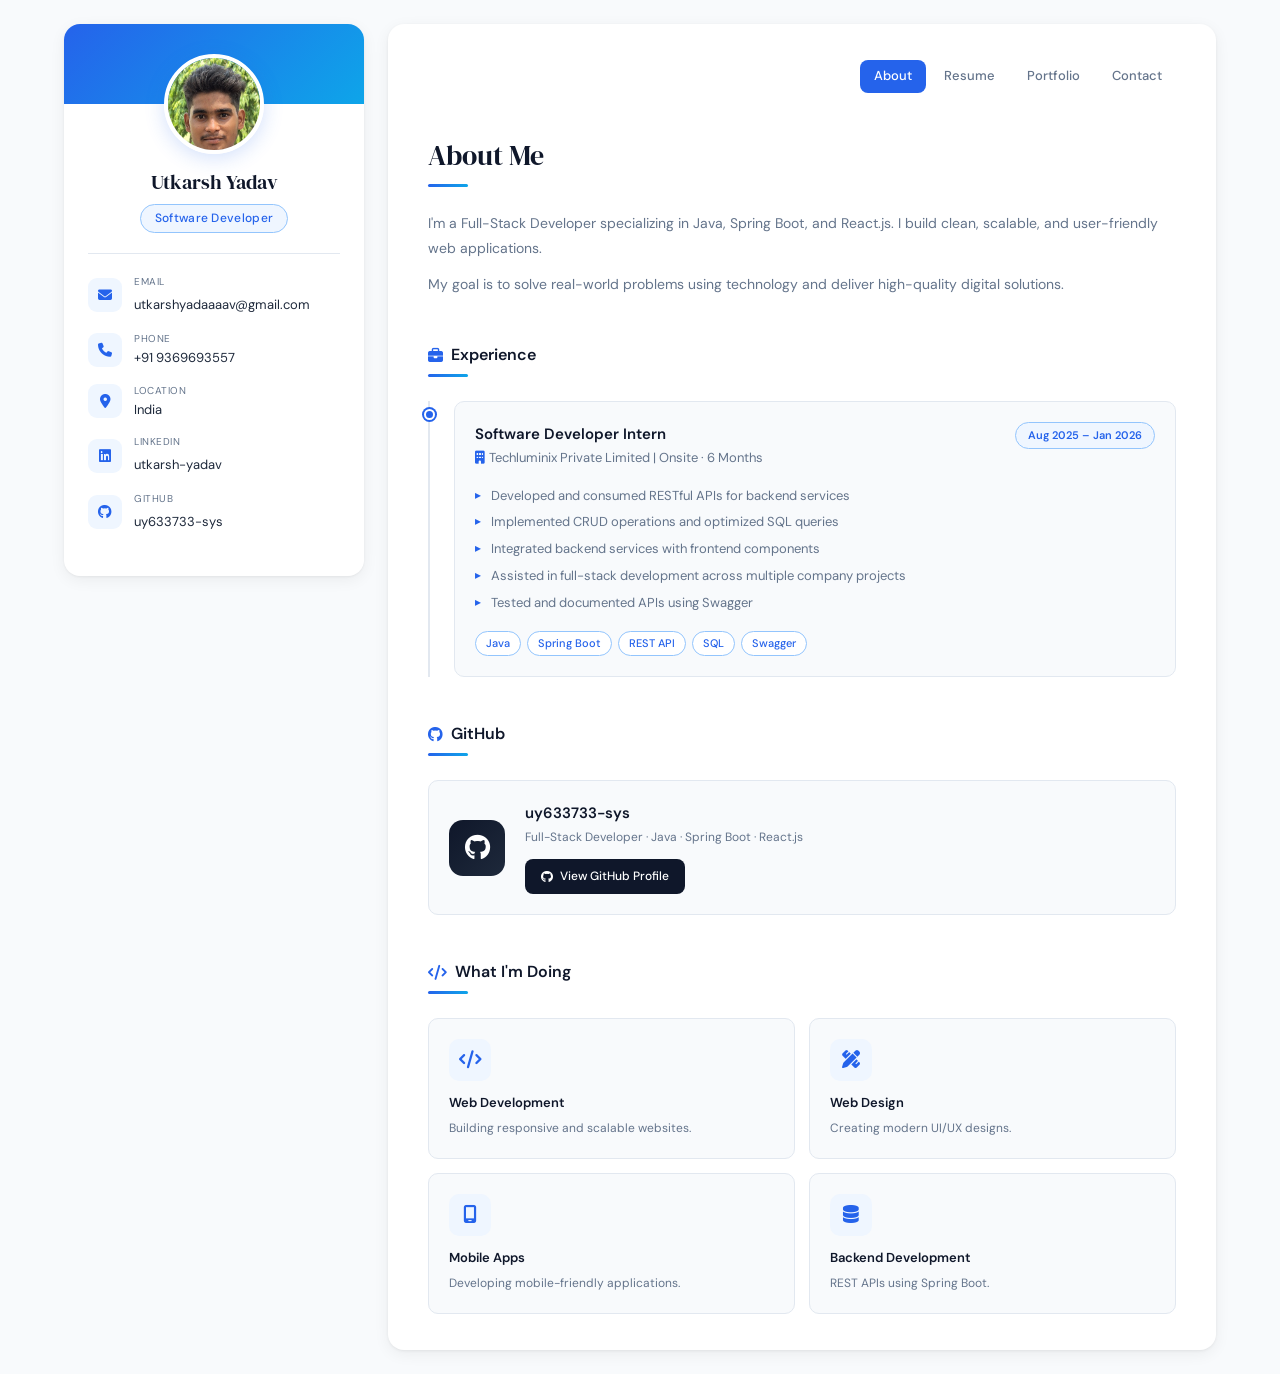
<file: index.html>
<!DOCTYPE html>
<html lang="en">
<head>
    <meta charset="UTF-8">
    <title>Utkarsh Yadav | Portfolio</title>
    <meta name="viewport" content="width=device-width, initial-scale=1.0">
    <link href="https://fonts.googleapis.com/css2?family=DM+Sans:wght@300;400;500;600&family=DM+Serif+Display&display=swap" rel="stylesheet">
    <link rel="stylesheet" href="https://cdnjs.cloudflare.com/ajax/libs/font-awesome/6.5.0/css/all.min.css">
    <link rel="stylesheet" href="css/style.css">
</head>
<body>

<!-- MOBILE BOTTOM NAV -->
<nav class="mobile-nav">
    <div class="mobile-nav-inner">
        <a href="index.html" class="active"><i class="fa-solid fa-user"></i>About</a>
        <a href="assets/utkarshhhh_resume.pdf" target="_blank"><i class="fa-solid fa-file-lines"></i>Resume</a>
        <a href="portfolio.html"><i class="fa-solid fa-briefcase"></i>Portfolio</a>
        <a href="contact.html"><i class="fa-solid fa-envelope"></i>Contact</a>
    </div>
</nav>

<div class="container">

    <!-- SIDEBAR -->
    <aside class="sidebar">
        <div class="sidebar-inner">
            <div class="profile">
                <img src="assets/passportphoto.jpg" alt="Utkarsh Yadav">
                <h2>Utkarsh Yadav</h2>
                <span class="role">Software Developer</span>
            </div>

            <div class="sidebar-divider"></div>

            <div class="contact contact-grid">
                <div class="contact-item">
                    <div class="contact-icon"><i class="fa-solid fa-envelope"></i></div>
                    <div class="contact-text">
                        <small>Email</small>
                        <a href="mailto:utkarshyadaaaav@gmail.com">utkarshyadaaaav@gmail.com</a>
                    </div>
                </div>
                <div class="contact-item">
                    <div class="contact-icon"><i class="fa-solid fa-phone"></i></div>
                    <div class="contact-text">
                        <small>Phone</small>
                        <p>+91 9369693557</p>
                    </div>
                </div>
                <div class="contact-item">
                    <div class="contact-icon"><i class="fa-solid fa-location-dot"></i></div>
                    <div class="contact-text">
                        <small>Location</small>
                        <p>India</p>
                    </div>
                </div>
                <div class="contact-item">
                    <div class="contact-icon"><i class="fa-brands fa-linkedin"></i></div>
                    <div class="contact-text">
                        <small>LinkedIn</small>
                        <a href="https://www.linkedin.com/in/utkarsh-yadav-946473244" target="_blank">utkarsh-yadav</a>
                    </div>
                </div>
                <div class="contact-item">
                    <div class="contact-icon"><i class="fa-brands fa-github"></i></div>
                    <div class="contact-text">
                        <small>GitHub</small>
                        <a href="https://github.com/uy633733-sys" target="_blank">uy633733-sys</a>
                    </div>
                </div>
            </div>
        </div>
    </aside>

    <!-- MAIN -->
    <main class="main-content">

        <!-- DESKTOP NAV -->
        <nav class="navbar">
            <a href="index.html" class="nav-link active">About</a>
            <a href="assets/utkarshhhh_resume.pdf" target="_blank" class="nav-link">Resume</a>
            <a href="portfolio.html" class="nav-link">Portfolio</a>
            <a href="contact.html" class="nav-link">Contact</a>
        </nav>

        <!-- ABOUT -->
        <section class="about">
            <h1 class="section-title">About Me</h1>
            <div class="underline"></div>
            <p>I'm a Full-Stack Developer specializing in Java, Spring Boot, and React.js. I build clean, scalable, and user-friendly web applications.</p>
            <p>My goal is to solve real-world problems using technology and deliver high-quality digital solutions.</p>
        </section>

        <!-- EXPERIENCE -->
        <section class="section">
            <h2 class="section-heading"><i class="fa-solid fa-briefcase"></i> Experience</h2>
            <div class="underline"></div>
            <div class="timeline">
                <div class="timeline-item">
                    <div class="timeline-dot"></div>
                    <div class="timeline-card">
                        <div class="timeline-top">
                            <div>
                                <h3>Software Developer Intern</h3>
                                <p class="timeline-company"><i class="fa-solid fa-building"></i>Techluminix Private Limited | Onsite · 6 Months</p>
                            </div>
                            <span class="duration-badge">Aug 2025 – Jan 2026</span>
                        </div>
                        <ul class="timeline-points">
                            <li>Developed and consumed RESTful APIs for backend services</li>
                            <li>Implemented CRUD operations and optimized SQL queries</li>
                            <li>Integrated backend services with frontend components</li>
                            <li>Assisted in full-stack development across multiple company projects</li>
                            <li>Tested and documented APIs using Swagger</li>
                        </ul>
                        <div class="tech-tags">
                            <span>Java</span><span>Spring Boot</span><span>REST API</span><span>SQL</span><span>Swagger</span>
                        </div>
                    </div>
                </div>
            </div>
        </section>

        <!-- GITHUB -->
        <section class="section">
            <h2 class="section-heading"><i class="fa-brands fa-github"></i> GitHub</h2>
            <div class="underline"></div>
            <div class="github-card">
                <div class="github-avatar"><i class="fa-brands fa-github"></i></div>
                <div class="github-info">
                    <h3>uy633733-sys</h3>
                    <p>Full-Stack Developer · Java · Spring Boot · React.js</p>
                    <a href="https://github.com/uy633733-sys" target="_blank" class="github-btn">
                        <i class="fa-brands fa-github"></i> View GitHub Profile
                    </a>
                </div>
            </div>
        </section>

        <!-- WHAT I DO -->
        <section class="section">
            <h2 class="section-heading"><i class="fa-solid fa-code"></i> What I'm Doing</h2>
            <div class="underline"></div>
            <div class="service-cards">
                <div class="card">
                    <div class="card-icon"><i class="fa-solid fa-code"></i></div>
                    <h3>Web Development</h3>
                    <p>Building responsive and scalable websites.</p>
                </div>
                <div class="card">
                    <div class="card-icon"><i class="fa-solid fa-pen-ruler"></i></div>
                    <h3>Web Design</h3>
                    <p>Creating modern UI/UX designs.</p>
                </div>
                <div class="card">
                    <div class="card-icon"><i class="fa-solid fa-mobile-screen"></i></div>
                    <h3>Mobile Apps</h3>
                    <p>Developing mobile-friendly applications.</p>
                </div>
                <div class="card">
                    <div class="card-icon"><i class="fa-solid fa-database"></i></div>
                    <h3>Backend Development</h3>
                    <p>REST APIs using Spring Boot.</p>
                </div>
            </div>
        </section>

    </main>
</div>

<script src="js/script.js"></script>
</body>
</html>
</file>
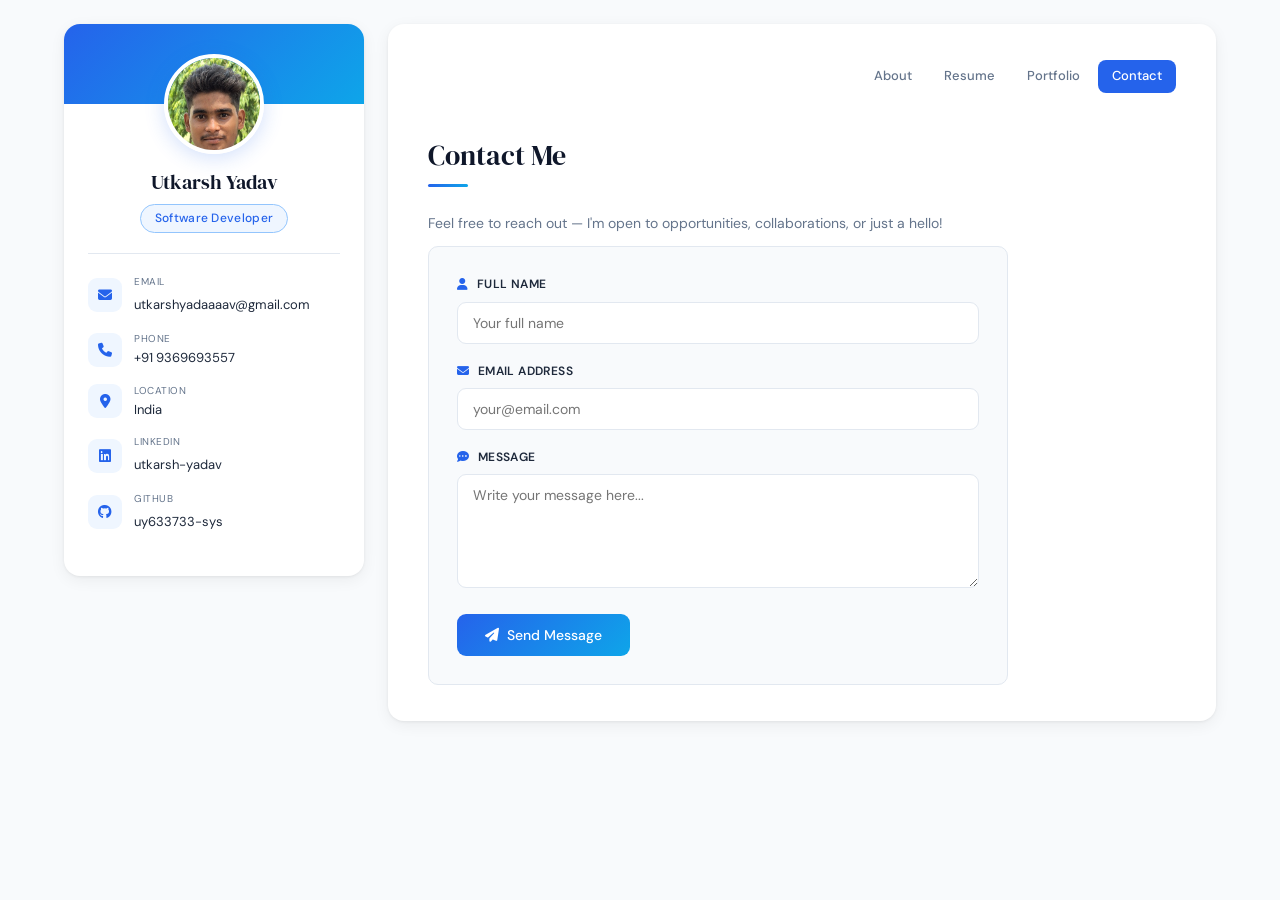
<file: contact.html>
<!DOCTYPE html>
<html lang="en">
<head>
    <meta charset="UTF-8">
    <title>Utkarsh Yadav | Contact</title>
    <meta name="viewport" content="width=device-width, initial-scale=1.0">
    <link href="https://fonts.googleapis.com/css2?family=DM+Sans:wght@300;400;500;600&family=DM+Serif+Display&display=swap" rel="stylesheet">
    <link rel="stylesheet" href="https://cdnjs.cloudflare.com/ajax/libs/font-awesome/6.5.0/css/all.min.css">
    <link rel="stylesheet" href="css/style.css">
</head>
<body>

<nav class="mobile-nav">
    <div class="mobile-nav-inner">
        <a href="index.html"><i class="fa-solid fa-user"></i>About</a>
        <a href="assets/utkarshhhh_resume.pdf" target="_blank"><i class="fa-solid fa-file-lines"></i>Resume</a>
        <a href="portfolio.html"><i class="fa-solid fa-briefcase"></i>Portfolio</a>
        <a href="contact.html" class="active"><i class="fa-solid fa-envelope"></i>Contact</a>
    </div>
</nav>

<div class="container">

    <aside class="sidebar">
        <div class="sidebar-inner">
            <div class="profile">
                <img src="assets/passportphoto.jpg" alt="Utkarsh Yadav">
                <h2>Utkarsh Yadav</h2>
                <span class="role">Software Developer</span>
            </div>
            <div class="sidebar-divider"></div>
            <div class="contact contact-grid">
                <div class="contact-item">
                    <div class="contact-icon"><i class="fa-solid fa-envelope"></i></div>
                    <div class="contact-text"><small>Email</small><a href="mailto:utkarshyadaaaav@gmail.com">utkarshyadaaaav@gmail.com</a></div>
                </div>
                <div class="contact-item">
                    <div class="contact-icon"><i class="fa-solid fa-phone"></i></div>
                    <div class="contact-text"><small>Phone</small><p>+91 9369693557</p></div>
                </div>
                <div class="contact-item">
                    <div class="contact-icon"><i class="fa-solid fa-location-dot"></i></div>
                    <div class="contact-text"><small>Location</small><p>India</p></div>
                </div>
                <div class="contact-item">
                    <div class="contact-icon"><i class="fa-brands fa-linkedin"></i></div>
                    <div class="contact-text"><small>LinkedIn</small><a href="https://www.linkedin.com/in/utkarsh-yadav-946473244" target="_blank">utkarsh-yadav</a></div>
                </div>
                <div class="contact-item">
                    <div class="contact-icon"><i class="fa-brands fa-github"></i></div>
                    <div class="contact-text"><small>GitHub</small><a href="https://github.com/uy633733-sys" target="_blank">uy633733-sys</a></div>
                </div>
            </div>
        </div>
    </aside>

    <main class="main-content">
        <nav class="navbar">
            <a href="index.html" class="nav-link">About</a>
            <a href="assets/utkarshhhh_resume.pdf" target="_blank" class="nav-link">Resume</a>
            <a href="portfolio.html" class="nav-link">Portfolio</a>
            <a href="contact.html" class="nav-link active">Contact</a>
        </nav>

        <section class="about">
            <h1 class="section-title">Contact Me</h1>
            <div class="underline"></div>
            <p>Feel free to reach out — I'm open to opportunities, collaborations, or just a hello!</p>
        </section>

        <section class="contact-form-section">
            <div class="contact-form-card">
                <div class="form-group">
                    <label><i class="fa-solid fa-user"></i> Full Name</label>
                    <input type="text" placeholder="Your full name" id="name">
                </div>
                <div class="form-group">
                    <label><i class="fa-solid fa-envelope"></i> Email Address</label>
                    <input type="email" placeholder="your@email.com" id="email">
                </div>
                <div class="form-group">
                    <label><i class="fa-solid fa-comment-dots"></i> Message</label>
                    <textarea placeholder="Write your message here..." id="message" rows="5"></textarea>
                </div>
                <button class="send-btn" onclick="handleSend()">
                    <i class="fa-solid fa-paper-plane"></i> Send Message
                </button>
                <div id="form-success" class="form-success" style="display:none;">
                    <i class="fa-solid fa-circle-check"></i> Message sent! I'll get back to you soon.
                </div>
            </div>
        </section>
    </main>
</div>

<script>
function handleSend() {
    const name = document.getElementById('name').value.trim();
    const email = document.getElementById('email').value.trim();
    const message = document.getElementById('message').value.trim();
    if (!name || !email || !message) { alert('Please fill in all fields.'); return; }
    document.getElementById('form-success').style.display = 'flex';
    document.getElementById('name').value = '';
    document.getElementById('email').value = '';
    document.getElementById('message').value = '';
    setTimeout(() => { document.getElementById('form-success').style.display = 'none'; }, 4000);
}
</script>
<script src="js/script.js"></script>
</body>
</html>
</file>
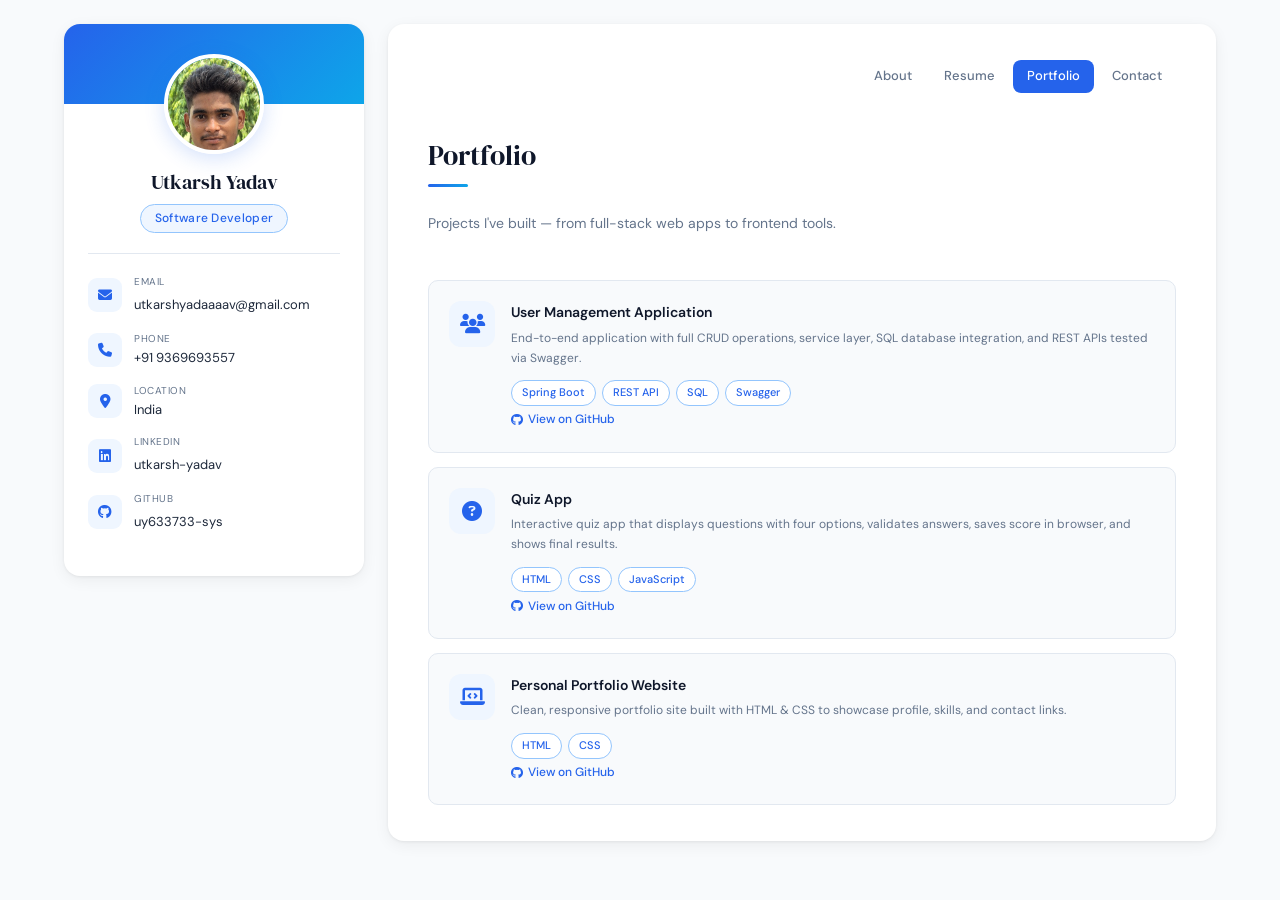
<file: portfolio.html>
<!DOCTYPE html>
<html lang="en">
<head>
    <meta charset="UTF-8">
    <title>Utkarsh Yadav | Portfolio</title>
    <meta name="viewport" content="width=device-width, initial-scale=1.0">
    <link href="https://fonts.googleapis.com/css2?family=DM+Sans:wght@300;400;500;600&family=DM+Serif+Display&display=swap" rel="stylesheet">
    <link rel="stylesheet" href="https://cdnjs.cloudflare.com/ajax/libs/font-awesome/6.5.0/css/all.min.css">
    <link rel="stylesheet" href="css/style.css">
</head>
<body>

<nav class="mobile-nav">
    <div class="mobile-nav-inner">
        <a href="index.html"><i class="fa-solid fa-user"></i>About</a>
        <a href="assets/utkarshhhh_resume.pdf" target="_blank"><i class="fa-solid fa-file-lines"></i>Resume</a>
        <a href="portfolio.html" class="active"><i class="fa-solid fa-briefcase"></i>Portfolio</a>
        <a href="contact.html"><i class="fa-solid fa-envelope"></i>Contact</a>
    </div>
</nav>

<div class="container">

    <aside class="sidebar">
        <div class="sidebar-inner">
            <div class="profile">
                <img src="assets/passportphoto.jpg" alt="Utkarsh Yadav">
                <h2>Utkarsh Yadav</h2>
                <span class="role">Software Developer</span>
            </div>
            <div class="sidebar-divider"></div>
            <div class="contact contact-grid">
                <div class="contact-item">
                    <div class="contact-icon"><i class="fa-solid fa-envelope"></i></div>
                    <div class="contact-text"><small>Email</small><a href="mailto:utkarshyadaaaav@gmail.com">utkarshyadaaaav@gmail.com</a></div>
                </div>
                <div class="contact-item">
                    <div class="contact-icon"><i class="fa-solid fa-phone"></i></div>
                    <div class="contact-text"><small>Phone</small><p>+91 9369693557</p></div>
                </div>
                <div class="contact-item">
                    <div class="contact-icon"><i class="fa-solid fa-location-dot"></i></div>
                    <div class="contact-text"><small>Location</small><p>India</p></div>
                </div>
                <div class="contact-item">
                    <div class="contact-icon"><i class="fa-brands fa-linkedin"></i></div>
                    <div class="contact-text"><small>LinkedIn</small><a href="https://www.linkedin.com/in/utkarsh-yadav-946473244" target="_blank">utkarsh-yadav</a></div>
                </div>
                <div class="contact-item">
                    <div class="contact-icon"><i class="fa-brands fa-github"></i></div>
                    <div class="contact-text"><small>GitHub</small><a href="https://github.com/uy633733-sys" target="_blank">uy633733-sys</a></div>
                </div>
            </div>
        </div>
    </aside>

    <main class="main-content">
        <nav class="navbar">
            <a href="index.html" class="nav-link">About</a>
            <a href="assets/utkarshhhh_resume.pdf" target="_blank" class="nav-link">Resume</a>
            <a href="portfolio.html" class="nav-link active">Portfolio</a>
            <a href="contact.html" class="nav-link">Contact</a>
        </nav>

        <section class="about">
            <h1 class="section-title">Portfolio</h1>
            <div class="underline"></div>
            <p>Projects I've built — from full-stack web apps to frontend tools.</p>
        </section>

        <section class="section">
            <div class="project-cards">
                <div class="project-card">
                    <div class="project-icon"><i class="fa-solid fa-users"></i></div>
                    <div class="project-body">
                        <h3>User Management Application</h3>
                        <p>End-to-end application with full CRUD operations, service layer, SQL database integration, and REST APIs tested via Swagger.</p>
                        <div class="tech-tags">
                            <span>Spring Boot</span><span>REST API</span><span>SQL</span><span>Swagger</span>
                        </div>
                        <a href="https://github.com/uy633733-sys" target="_blank" class="project-link">
                            <i class="fa-brands fa-github"></i> View on GitHub
                        </a>
                    </div>
                </div>

                <div class="project-card">
                    <div class="project-icon"><i class="fa-solid fa-circle-question"></i></div>
                    <div class="project-body">
                        <h3>Quiz App</h3>
                        <p>Interactive quiz app that displays questions with four options, validates answers, saves score in browser, and shows final results.</p>
                        <div class="tech-tags">
                            <span>HTML</span><span>CSS</span><span>JavaScript</span>
                        </div>
                        <a href="https://github.com/uy633733-sys" target="_blank" class="project-link">
                            <i class="fa-brands fa-github"></i> View on GitHub
                        </a>
                    </div>
                </div>

                <div class="project-card">
                    <div class="project-icon"><i class="fa-solid fa-laptop-code"></i></div>
                    <div class="project-body">
                        <h3>Personal Portfolio Website</h3>
                        <p>Clean, responsive portfolio site built with HTML & CSS to showcase profile, skills, and contact links.</p>
                        <div class="tech-tags">
                            <span>HTML</span><span>CSS</span>
                        </div>
                        <a href="https://github.com/uy633733-sys" target="_blank" class="project-link">
                            <i class="fa-brands fa-github"></i> View on GitHub
                        </a>
                    </div>
                </div>
            </div>
        </section>
    </main>
</div>

<script src="js/script.js"></script>
</body>
</html>
</file>
<file: css/style.css>
/* ═══════════════════════════════════════
   UTKARSH YADAV — PORTFOLIO
   Mobile-First · Professional · Clean
═══════════════════════════════════════ */

@import url('https://fonts.googleapis.com/css2?family=DM+Sans:wght@300;400;500;600&family=DM+Serif+Display&display=swap');

:root {
    --primary:       #2563eb;
    --primary-light: #eff6ff;
    --primary-mid:   #93c5fd;
    --primary-dark:  #1d4ed8;
    --accent:        #0ea5e9;
    --dark:          #0f172a;
    --text:          #1e293b;
    --muted:         #64748b;
    --border:        #e2e8f0;
    --bg:            #f8fafc;
    --white:         #ffffff;
    --card-shadow:   0 1px 3px rgba(0,0,0,0.06), 0 4px 16px rgba(0,0,0,0.06);
    --hover-shadow:  0 8px 30px rgba(37,99,235,0.12);
    --radius:        16px;
    --radius-sm:     10px;
}

/* ── RESET ── */
*, *::before, *::after {
    margin: 0; padding: 0;
    box-sizing: border-box;
}

html { scroll-behavior: smooth; }

body {
    font-family: 'DM Sans', sans-serif;
    background: var(--bg);
    color: var(--text);
    line-height: 1.6;
    -webkit-font-smoothing: antialiased;
}

/* ═══════════════════════════════════════
   MOBILE NAV BAR (bottom tab bar)
═══════════════════════════════════════ */
.mobile-nav {
    display: none;
    position: fixed;
    bottom: 0; left: 0; right: 0;
    background: var(--white);
    border-top: 1px solid var(--border);
    z-index: 1000;
    padding: 8px 0 env(safe-area-inset-bottom);
    box-shadow: 0 -4px 20px rgba(0,0,0,0.08);
}

.mobile-nav-inner {
    display: flex;
    justify-content: space-around;
    align-items: center;
}

.mobile-nav a {
    display: flex;
    flex-direction: column;
    align-items: center;
    gap: 3px;
    text-decoration: none;
    color: var(--muted);
    font-size: 11px;
    font-weight: 500;
    padding: 4px 12px;
    border-radius: 8px;
    transition: all 0.2s;
}

.mobile-nav a i {
    font-size: 18px;
}

.mobile-nav a.active,
.mobile-nav a:hover {
    color: var(--primary);
}

/* ═══════════════════════════════════════
   LAYOUT
═══════════════════════════════════════ */
.container {
    display: grid;
    grid-template-columns: 300px 1fr;
    gap: 24px;
    max-width: 1200px;
    margin: 0 auto;
    padding: 24px;
    min-height: 100vh;
    align-items: start;
}

/* ═══════════════════════════════════════
   SIDEBAR
═══════════════════════════════════════ */
.sidebar {
    background: var(--white);
    border-radius: var(--radius);
    box-shadow: var(--card-shadow);
    overflow: hidden;
    position: sticky;
    top: 24px;
}

/* Sidebar top banner */
.sidebar::before {
    content: '';
    display: block;
    height: 80px;
    background: linear-gradient(135deg, var(--primary) 0%, var(--accent) 100%);
}

.sidebar-inner {
    padding: 0 24px 28px;
    text-align: center;
    margin-top: -50px;
}

/* Profile Image */
.profile img {
    width: 100px;
    height: 100px;
    border-radius: 50%;
    object-fit: cover;
    object-position: center 15%;
    border: 4px solid var(--white);
    box-shadow: 0 4px 20px rgba(37,99,235,0.2);
    display: block;
    margin: 0 auto 12px;
}

.profile h2 {
    font-family: 'DM Serif Display', serif;
    font-size: 20px;
    font-weight: 400;
    color: var(--dark);
    margin-bottom: 6px;
}

.role {
    display: inline-block;
    background: var(--primary-light);
    color: var(--primary);
    border: 1px solid var(--primary-mid);
    padding: 4px 14px;
    border-radius: 20px;
    font-size: 12px;
    font-weight: 500;
    letter-spacing: 0.3px;
}

/* Divider */
.sidebar-divider {
    height: 1px;
    background: var(--border);
    margin: 20px 0;
}

/* Contact Items */
.contact-item {
    display: flex;
    align-items: center;
    gap: 12px;
    margin-bottom: 14px;
    text-align: left;
}

.contact-icon {
    width: 34px;
    height: 34px;
    border-radius: 9px;
    background: var(--primary-light);
    display: flex;
    align-items: center;
    justify-content: center;
    flex-shrink: 0;
}

.contact-icon i {
    font-size: 14px;
    color: var(--primary);
}

.contact-text small {
    display: block;
    font-size: 10px;
    color: var(--muted);
    text-transform: uppercase;
    letter-spacing: 0.5px;
    margin-bottom: 1px;
}

.contact-text p,
.contact-text a {
    font-size: 13px;
    color: var(--text);
    text-decoration: none;
    font-weight: 400;
    word-break: break-word;
}

.contact-text a:hover { color: var(--primary); }

/* ═══════════════════════════════════════
   MAIN CONTENT
═══════════════════════════════════════ */
.main-content {
    background: var(--white);
    border-radius: var(--radius);
    box-shadow: var(--card-shadow);
    padding: 36px 40px;
}

/* ── NAVBAR ── */
.navbar {
    display: flex;
    justify-content: flex-end;
    gap: 4px;
    margin-bottom: 40px;
}

.nav-link {
    text-decoration: none;
    color: var(--muted);
    font-size: 13px;
    font-weight: 500;
    padding: 6px 14px;
    border-radius: 8px;
    transition: all 0.2s;
}

.nav-link:hover {
    background: var(--primary-light);
    color: var(--primary);
}

.nav-link.active {
    background: var(--primary);
    color: white;
}

/* ── SECTION HEADERS ── */
.section-title {
    font-family: 'DM Serif Display', serif;
    font-size: 28px;
    font-weight: 400;
    color: var(--dark);
    margin-bottom: 6px;
}

.section-subtitle {
    font-size: 14px;
    color: var(--muted);
    margin-bottom: 8px;
}

.underline {
    width: 40px;
    height: 3px;
    background: linear-gradient(90deg, var(--primary), var(--accent));
    border-radius: 10px;
    margin-bottom: 24px;
}

/* ── ABOUT ── */
.about p {
    color: var(--muted);
    font-size: 14px;
    line-height: 1.85;
    margin-bottom: 10px;
}

/* ── SECTION SPACING ── */
.section {
    margin-top: 44px;
}

.section-heading {
    font-size: 16px;
    font-weight: 600;
    color: var(--dark);
    margin-bottom: 6px;
    display: flex;
    align-items: center;
    gap: 8px;
}

.section-heading i {
    color: var(--primary);
    font-size: 15px;
}

/* ── EXPERIENCE TIMELINE ── */
.timeline {
    position: relative;
    padding-left: 24px;
    border-left: 2px solid var(--border);
    margin-top: 20px;
}

.timeline-item {
    position: relative;
    margin-bottom: 8px;
}

.timeline-dot {
    width: 11px;
    height: 11px;
    background: var(--primary);
    border-radius: 50%;
    position: absolute;
    left: -30px;
    top: 8px;
    border: 2px solid var(--white);
    box-shadow: 0 0 0 2px var(--primary);
}

.timeline-card {
    background: var(--bg);
    border: 1px solid var(--border);
    border-radius: var(--radius-sm);
    padding: 20px;
    transition: all 0.25s;
}

.timeline-card:hover {
    border-color: var(--primary-mid);
    box-shadow: var(--hover-shadow);
}

.timeline-top {
    display: flex;
    justify-content: space-between;
    align-items: flex-start;
    flex-wrap: wrap;
    gap: 8px;
    margin-bottom: 14px;
}

.timeline-top h3 {
    font-size: 15px;
    font-weight: 600;
    color: var(--dark);
}

.timeline-company {
    font-size: 13px;
    color: var(--muted);
    margin-top: 2px;
}

.timeline-company i {
    color: var(--primary);
    margin-right: 4px;
}

.duration-badge {
    background: var(--primary-light);
    color: var(--primary);
    font-size: 11px;
    font-weight: 600;
    padding: 4px 12px;
    border-radius: 20px;
    border: 1px solid var(--primary-mid);
    white-space: nowrap;
}

.timeline-points {
    list-style: none;
    margin-bottom: 14px;
}

.timeline-points li {
    font-size: 13px;
    color: var(--muted);
    padding: 3px 0 3px 16px;
    position: relative;
    line-height: 1.6;
}

.timeline-points li::before {
    content: '▸';
    color: var(--primary);
    position: absolute;
    left: 0;
    font-size: 12px;
}

/* Tech Tags */
.tech-tags {
    display: flex;
    flex-wrap: wrap;
    gap: 6px;
    margin-top: 12px;
}

.tech-tags span {
    background: var(--white);
    color: var(--primary);
    font-size: 11px;
    font-weight: 500;
    padding: 3px 10px;
    border-radius: 20px;
    border: 1px solid var(--primary-mid);
}

/* ── GITHUB SECTION ── */
.github-card {
    display: flex;
    align-items: center;
    gap: 20px;
    background: var(--bg);
    border: 1px solid var(--border);
    border-radius: var(--radius-sm);
    padding: 20px;
    margin-top: 16px;
    transition: all 0.25s;
}

.github-card:hover {
    border-color: var(--primary-mid);
    box-shadow: var(--hover-shadow);
}

.github-avatar {
    width: 56px;
    height: 56px;
    background: linear-gradient(135deg, #0f172a, #1e293b);
    border-radius: 14px;
    display: flex;
    align-items: center;
    justify-content: center;
    flex-shrink: 0;
}

.github-avatar i { font-size: 26px; color: white; }

.github-info h3 {
    font-size: 15px;
    font-weight: 600;
    color: var(--dark);
    margin-bottom: 3px;
}

.github-info p {
    font-size: 12px;
    color: var(--muted);
    margin-bottom: 12px;
}

.github-btn {
    display: inline-flex;
    align-items: center;
    gap: 7px;
    background: var(--dark);
    color: white;
    text-decoration: none;
    padding: 8px 16px;
    border-radius: 8px;
    font-size: 12px;
    font-weight: 500;
    transition: all 0.2s;
}

.github-btn:hover {
    background: #1e293b;
    transform: translateY(-1px);
    box-shadow: 0 4px 12px rgba(0,0,0,0.2);
}

/* ── SERVICE CARDS ── */
.service-cards {
    display: grid;
    grid-template-columns: repeat(2, 1fr);
    gap: 14px;
    margin-top: 16px;
}

.card {
    background: var(--bg);
    padding: 20px;
    border-radius: var(--radius-sm);
    border: 1px solid var(--border);
    transition: all 0.25s;
}

.card:hover {
    border-color: var(--primary-mid);
    box-shadow: var(--hover-shadow);
    transform: translateY(-3px);
}

.card-icon {
    width: 42px;
    height: 42px;
    background: var(--primary-light);
    border-radius: 10px;
    display: flex;
    align-items: center;
    justify-content: center;
    margin-bottom: 12px;
}

.card-icon i {
    font-size: 18px;
    color: var(--primary);
}

.card h3 {
    font-size: 13px;
    font-weight: 600;
    color: var(--dark);
    margin-bottom: 5px;
}

.card p {
    font-size: 12px;
    color: var(--muted);
    line-height: 1.6;
}

/* ── PROJECT CARDS ── */
.project-cards {
    display: flex;
    flex-direction: column;
    gap: 14px;
    margin-top: 16px;
}

.project-card {
    display: flex;
    gap: 16px;
    background: var(--bg);
    border: 1px solid var(--border);
    border-radius: var(--radius-sm);
    padding: 20px;
    transition: all 0.25s;
}

.project-card:hover {
    border-color: var(--primary-mid);
    box-shadow: var(--hover-shadow);
    transform: translateY(-2px);
}

.project-icon {
    width: 46px;
    height: 46px;
    background: var(--primary-light);
    border-radius: 12px;
    display: flex;
    align-items: center;
    justify-content: center;
    flex-shrink: 0;
}

.project-icon i { font-size: 20px; color: var(--primary); }

.project-body h3 {
    font-size: 14px;
    font-weight: 600;
    color: var(--dark);
    margin-bottom: 5px;
}

.project-body p {
    font-size: 12px;
    color: var(--muted);
    line-height: 1.65;
    margin-bottom: 10px;
}

.project-link {
    display: inline-flex;
    align-items: center;
    gap: 5px;
    color: var(--primary);
    text-decoration: none;
    font-size: 12px;
    font-weight: 500;
}

.project-link:hover { text-decoration: underline; }

/* ── CONTACT FORM ── */
.contact-form-section { margin-top: 8px; }

.contact-form-card {
    background: var(--bg);
    border: 1px solid var(--border);
    border-radius: var(--radius-sm);
    padding: 28px;
    max-width: 580px;
}

.form-group { margin-bottom: 18px; }

.form-group label {
    display: block;
    font-size: 12px;
    font-weight: 600;
    color: var(--text);
    margin-bottom: 7px;
    text-transform: uppercase;
    letter-spacing: 0.4px;
}

.form-group label i { color: var(--primary); margin-right: 5px; }

.form-group input,
.form-group textarea {
    width: 100%;
    padding: 11px 15px;
    border: 1px solid var(--border);
    border-radius: 9px;
    font-family: 'DM Sans', sans-serif;
    font-size: 14px;
    color: var(--text);
    background: var(--white);
    outline: none;
    transition: all 0.2s;
    resize: vertical;
}

.form-group input:focus,
.form-group textarea:focus {
    border-color: var(--primary);
    box-shadow: 0 0 0 3px rgba(37,99,235,0.1);
}

.send-btn {
    display: inline-flex;
    align-items: center;
    gap: 8px;
    background: linear-gradient(135deg, var(--primary), var(--accent));
    color: white;
    border: none;
    padding: 12px 28px;
    border-radius: 9px;
    font-size: 14px;
    font-weight: 500;
    font-family: 'DM Sans', sans-serif;
    cursor: pointer;
    transition: all 0.2s;
}

.send-btn:hover {
    transform: translateY(-2px);
    box-shadow: 0 6px 20px rgba(37,99,235,0.3);
}

.form-success {
    display: flex;
    align-items: center;
    gap: 10px;
    margin-top: 14px;
    background: #ecfdf5;
    border: 1px solid #6ee7b7;
    color: #065f46;
    padding: 12px 16px;
    border-radius: 9px;
    font-size: 13px;
    font-weight: 500;
}

.form-success i { color: #10b981; }

/* ════════════════════════════════════
   RESPONSIVE — TABLET
════════════════════════════════════ */
@media (max-width: 1024px) {
    .container {
        grid-template-columns: 260px 1fr;
        gap: 18px;
        padding: 18px;
    }
}

/* ════════════════════════════════════
   RESPONSIVE — MOBILE
════════════════════════════════════ */
@media (max-width: 768px) {

    /* Show mobile nav, hide desktop navbar */
    .mobile-nav { display: block; }
    .navbar { display: none; }

    /* Stack layout */
    .container {
        grid-template-columns: 1fr;
        padding: 16px;
        padding-bottom: 90px; /* space for bottom nav */
        gap: 16px;
    }

    /* Sidebar becomes horizontal card on mobile */
    .sidebar {
        position: static;
    }

    .sidebar::before { height: 60px; }

    .sidebar-inner { margin-top: -40px; }

    .profile img {
        width: 80px;
        height: 80px;
    }

    .profile h2 { font-size: 18px; }

    /* Contact items in 2 columns on mobile */
    .contact-grid {
        display: grid;
        grid-template-columns: 1fr 1fr;
        gap: 10px;
    }

    .contact-item { margin-bottom: 0; }

    /* Main content padding */
    .main-content {
        padding: 24px 20px;
    }

    .section-title { font-size: 22px; }

    /* Service cards 1 column */
    .service-cards {
        grid-template-columns: 1fr;
    }

    /* Project card stack */
    .project-card {
        flex-direction: column;
    }

    .project-icon { width: 40px; height: 40px; }

    /* GitHub card stack */
    .github-card {
        flex-direction: column;
        text-align: center;
    }

    /* Timeline */
    .timeline-top {
        flex-direction: column;
        gap: 6px;
    }

    /* Contact form full width */
    .contact-form-card {
        max-width: 100%;
        padding: 20px;
    }
}

@media (max-width: 400px) {
    .contact-grid {
        grid-template-columns: 1fr;
    }

    .main-content { padding: 20px 16px; }
}
</file>
